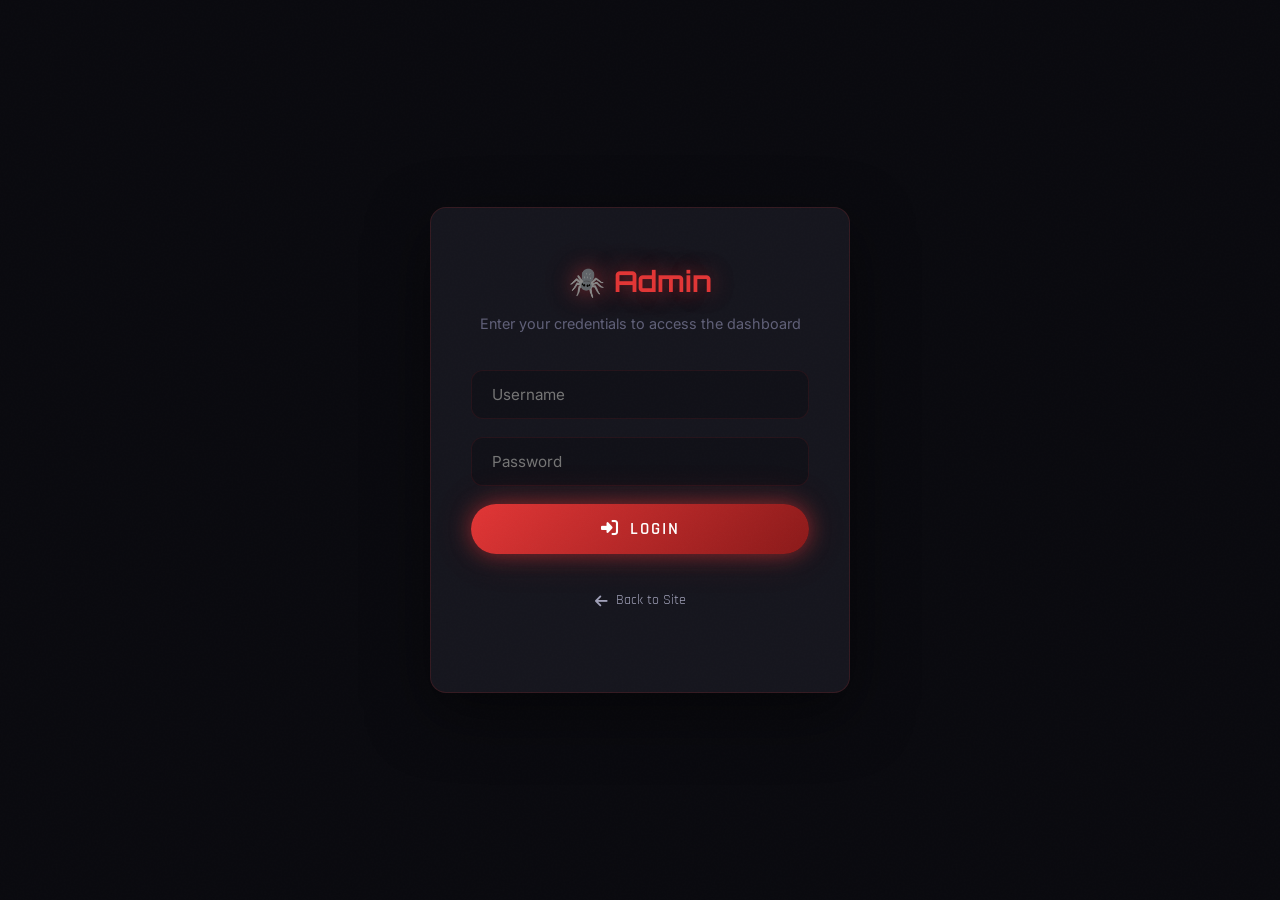
<file: admin.html>
<!DOCTYPE html>
<html lang="en">
<head>
  <meta charset="UTF-8">
  <meta name="viewport" content="width=device-width, initial-scale=1.0">
  <meta name="description" content="Admin Dashboard — Manage your Spider-Man themed portfolio.">
  <title>Admin Dashboard | Spider Portfolio</title>
  <link rel="stylesheet" href="style.css">
  <link rel="stylesheet" href="https://cdnjs.cloudflare.com/ajax/libs/font-awesome/6.5.1/css/all.min.css">
</head>
<body style="cursor: default;">

  <!-- Web Background -->
  <div class="web-background"></div>

  <!-- ============ LOGIN PAGE ============ -->
  <div class="admin-login-page" id="loginPage">
    <div class="admin-login-card">
      <h1>🕷️ Admin</h1>
      <p class="login-subtitle">Enter your credentials to access the dashboard</p>
      <form class="login-form" onsubmit="handleLogin(event)">
        <input type="text" id="loginUsername" placeholder="Username" autocomplete="username" required>
        <input type="password" id="loginPassword" placeholder="Password" autocomplete="current-password" required>
        <p class="login-error" id="loginError">Invalid credentials. Try again.</p>
        <button type="submit" class="btn btn-primary" style="width:100%; justify-content:center;">
          <i class="fas fa-sign-in-alt"></i> Login
        </button>
      </form>
      <br>
      <a href="index.html" class="back-to-site"><i class="fas fa-arrow-left"></i> Back to Site</a>
    </div>
  </div>

  <!-- ============ DASHBOARD ============ -->
  <div class="admin-dashboard" id="adminDashboard">

    <!-- Mobile Toggle -->
    <button class="admin-mobile-toggle" id="adminMobileToggle" onclick="toggleAdminSidebar()">
      <i class="fas fa-bars"></i>
    </button>

    <!-- Overlay -->
    <div class="admin-overlay" id="adminOverlay" onclick="toggleAdminSidebar()"></div>

    <!-- Sidebar -->
    <aside class="admin-sidebar" id="adminSidebar">
      <div class="admin-sidebar-logo">
        <h2>🕷️ SPIDER<span style="color:#1e90ff;">DEV</span></h2>
        <span>ADMIN PANEL</span>
      </div>
      <ul class="admin-nav">
        <li><a class="active" onclick="switchPanel('overview')"><span class="nav-icon">📊</span> Overview</a></li>
        <li><a onclick="switchPanel('hero')"><span class="nav-icon">🏠</span> Hero Section</a></li>
        <li><a onclick="switchPanel('about')"><span class="nav-icon">👤</span> About Section</a></li>
        <li><a onclick="switchPanel('projects')"><span class="nav-icon">📁</span> Projects</a></li>
        <li><a onclick="switchPanel('videosPanel')"><span class="nav-icon">🎬</span> Videos</a></li>
        <li><a onclick="switchPanel('contact')"><span class="nav-icon">📬</span> Contact Info</a></li>
        <li><a onclick="switchPanel('theme')"><span class="nav-icon">🎨</span> Theme Colors</a></li>
      </ul>
      <button class="logout-btn" onclick="handleLogout()">
        <i class="fas fa-sign-out-alt"></i> Logout
      </button>
    </aside>

    <!-- Main Content -->
    <div class="admin-main">
      <div class="admin-header">
        <h1 id="panelTitle">Dashboard Overview</h1>
        <div class="admin-user">
          <span id="adminGreeting">Welcome, Admin</span>
          <div class="avatar">A</div>
        </div>
      </div>

      <!-- ---- OVERVIEW PANEL ---- -->
      <div class="admin-panel active" id="panel-overview">
        <div class="stats-grid">
          <div class="stat-card">
            <div class="stat-icon">📁</div>
            <div class="stat-number" id="statProjects">0</div>
            <div class="stat-label">Projects</div>
          </div>
          <div class="stat-card">
            <div class="stat-icon">🎬</div>
            <div class="stat-number" id="statVideos">0</div>
            <div class="stat-label">Videos</div>
          </div>
          <div class="stat-card">
            <div class="stat-icon">💬</div>
            <div class="stat-number" id="statMessages">0</div>
            <div class="stat-label">Messages</div>
          </div>
          <div class="stat-card">
            <div class="stat-icon">👁️</div>
            <div class="stat-number" id="statVisits">1,247</div>
            <div class="stat-label">Site Visits</div>
          </div>
        </div>
        <div class="admin-panel active" style="border:none;padding:0;margin-top:10px;">
          <h2>Recent Messages</h2>
          <div class="admin-items-list" id="messagesList">
            <p style="color:var(--text-muted);">No messages yet.</p>
          </div>
        </div>
      </div>

      <!-- ---- HERO PANEL ---- -->
      <div class="admin-panel" id="panel-hero">
        <h2>Edit Hero Section</h2>
        <form class="admin-form" onsubmit="saveHero(event)">
          <div>
            <label>Main Title</label>
            <input type="text" id="adminHeroTitle" placeholder="I am Spider Dev">
          </div>
          <div>
            <label>Subtitle</label>
            <input type="text" id="adminHeroSubtitle" placeholder="Friendly Neighborhood Developer">
          </div>
          <div>
            <label>Tagline</label>
            <textarea id="adminHeroTagline" placeholder="A short description..."></textarea>
          </div>
          <button type="submit" class="btn-admin primary">
            <i class="fas fa-save"></i> Save Changes
          </button>
        </form>
      </div>

      <!-- ---- ABOUT PANEL ---- -->
      <div class="admin-panel" id="panel-about">
        <h2>Edit About Section</h2>
        <form class="admin-form" onsubmit="saveAbout(event)">
          <div>
            <label>Section Title</label>
            <input type="text" id="adminAboutTitle" placeholder="Who Am I?">
          </div>
          <div>
            <label>Bio Text</label>
            <textarea id="adminAboutBio" rows="5" placeholder="Write about yourself..."></textarea>
          </div>
          <button type="submit" class="btn-admin primary">
            <i class="fas fa-save"></i> Save Changes
          </button>
        </form>
      </div>

      <!-- ---- PROJECTS PANEL ---- -->
      <div class="admin-panel" id="panel-projects">
        <h2>Manage Projects</h2>
        <form class="admin-form" onsubmit="addProject(event)">
          <div>
            <label>Project Title</label>
            <input type="text" id="projectTitle" placeholder="Project Name" required>
          </div>
          <div>
            <label>Description</label>
            <textarea id="projectDesc" placeholder="Short description..." required></textarea>
          </div>
          <div>
            <label>Image URL</label>
            <input type="text" id="projectImage" placeholder="https://...">
          </div>
          <div>
            <label>Technologies (comma separated)</label>
            <input type="text" id="projectTech" placeholder="React, Node, MongoDB">
          </div>
          <div>
            <label>Live Demo URL</label>
            <input type="text" id="projectLive" placeholder="https://...">
          </div>
          <div>
            <label>Source Code URL</label>
            <input type="text" id="projectCode" placeholder="https://github.com/...">
          </div>
          <div style="display:flex;gap:10px;">
            <button type="submit" class="btn-admin primary">
              <i class="fas fa-plus"></i> Add Project
            </button>
            <button type="button" class="btn-admin secondary" onclick="clearProjectForm()">
              Clear
            </button>
          </div>
        </form>
        <div class="admin-items-list" id="adminProjectsList"></div>
      </div>

      <!-- ---- VIDEOS PANEL ---- -->
      <div class="admin-panel" id="panel-videosPanel">
        <h2>Manage Videos</h2>
        <form class="admin-form" onsubmit="addVideo(event)">
          <div>
            <label>Video Title</label>
            <input type="text" id="videoTitle" placeholder="Video Title" required>
          </div>
          <div>
            <label>YouTube Video ID or URL</label>
            <input type="text" id="videoUrl" placeholder="dQw4w9WgXcQ or full URL" required>
          </div>
          <div>
            <label>Description (optional)</label>
            <input type="text" id="videoDesc" placeholder="Short description">
          </div>
          <div style="display:flex;gap:10px;">
            <button type="submit" class="btn-admin primary">
              <i class="fas fa-plus"></i> Add Video
            </button>
            <button type="button" class="btn-admin secondary" onclick="clearVideoForm()">
              Clear
            </button>
          </div>
        </form>
        <div class="admin-items-list" id="adminVideosList"></div>
      </div>

      <!-- ---- CONTACT PANEL ---- -->
      <div class="admin-panel" id="panel-contact">
        <h2>Edit Contact Info</h2>
        <form class="admin-form" onsubmit="saveContact(event)">
          <div>
            <label>Contact Intro Text</label>
            <textarea id="adminContactText" placeholder="Have a project in mind?..."></textarea>
          </div>
          <div>
            <label>Email</label>
            <input type="email" id="adminEmail" placeholder="you@example.com">
          </div>
          <div>
            <label>Phone</label>
            <input type="text" id="adminPhone" placeholder="+1 234 567 890">
          </div>
          <div>
            <label>Location</label>
            <input type="text" id="adminLocation" placeholder="City, Country">
          </div>
          <hr style="border-color: rgba(226,54,54,0.1); margin: 10px 0;">
          <div>
            <label>GitHub URL</label>
            <input type="text" id="adminGithub" placeholder="https://github.com/...">
          </div>
          <div>
            <label>LinkedIn URL</label>
            <input type="text" id="adminLinkedin" placeholder="https://linkedin.com/in/...">
          </div>
          <div>
            <label>Twitter URL</label>
            <input type="text" id="adminTwitter" placeholder="https://twitter.com/...">
          </div>
          <div>
            <label>Instagram URL</label>
            <input type="text" id="adminInstagram" placeholder="https://instagram.com/...">
          </div>
          <div>
            <label>YouTube URL</label>
            <input type="text" id="adminYoutube" placeholder="https://youtube.com/...">
          </div>
          <button type="submit" class="btn-admin primary">
            <i class="fas fa-save"></i> Save Changes
          </button>
        </form>
      </div>

      <!-- ---- THEME PANEL ---- -->
      <div class="admin-panel" id="panel-theme">
        <h2>Theme Customization</h2>
        <form class="admin-form" onsubmit="saveTheme(event)">
          <div>
            <label>Primary Red</label>
            <div class="color-picker-group">
              <input type="color" id="themeRed" value="#e23636">
              <span id="themeRedHex">#e23636</span>
            </div>
          </div>
          <div>
            <label>Primary Blue</label>
            <div class="color-picker-group">
              <input type="color" id="themeBlue" value="#1e90ff">
              <span id="themeBlueHex">#1e90ff</span>
            </div>
          </div>
          <div>
            <label>Background Primary</label>
            <div class="color-picker-group">
              <input type="color" id="themeBgPrimary" value="#0a0a0f">
              <span id="themeBgPrimaryHex">#0a0a0f</span>
            </div>
          </div>
          <div>
            <label>Background Secondary</label>
            <div class="color-picker-group">
              <input type="color" id="themeBgSecondary" value="#111118">
              <span id="themeBgSecondaryHex">#111118</span>
            </div>
          </div>
          <div style="display:flex;gap:10px;">
            <button type="submit" class="btn-admin primary">
              <i class="fas fa-save"></i> Apply Theme
            </button>
            <button type="button" class="btn-admin danger" onclick="resetTheme()">
              <i class="fas fa-undo"></i> Reset
            </button>
          </div>
        </form>
      </div>

    </div>
  </div>

  <!-- Toast Notification -->
  <div class="admin-toast" id="adminToast"></div>

  <script src="admin.js"></script>
</body>
</html>
</file>
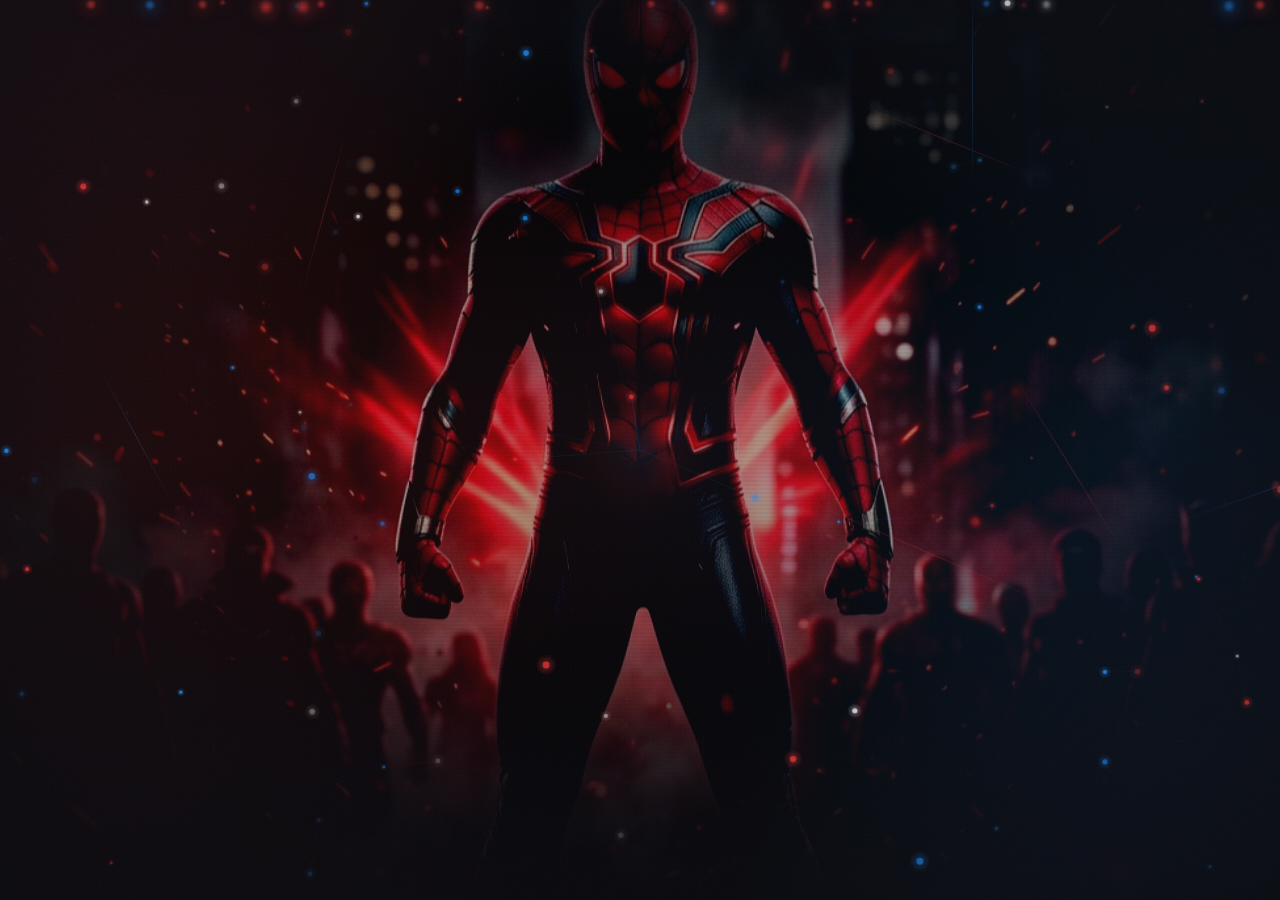
<file: bg.html>
<!DOCTYPE html>
<html lang="en">
<head>
  <meta charset="UTF-8">
  <meta name="viewport" content="width=device-width, initial-scale=1.0">
  <meta name="description" content="Cinematic Spider-Man themed full-screen background with 3D parallax effects and floating particles.">
  <title>Spider-Man | Cinematic Background</title>
  <link rel="stylesheet" href="bg.css">
</head>
<body>

  <!-- ===== FULL-SCREEN CINEMATIC BACKGROUND ===== -->
  <div class="spiderman-bg" id="spidermanBg">

    <!-- Layer 1: Base Background Image -->
    <div class="bg-layer bg-image" id="bgImage">
      <img src="spider-hero-bg.png" alt="Spider-Man" id="heroImg">
    </div>

    <!-- Layer 2: Cinematic Dark Gradient Overlay -->
    <div class="bg-layer bg-gradient-overlay"></div>

    <!-- Layer 3: Red & Blue Glow Edges -->
    <div class="bg-layer bg-glow-edges"></div>

    <!-- Layer 4: Animated Vignette -->
    <div class="bg-layer bg-vignette"></div>

    <!-- Layer 5: Web Pattern Overlay -->
    <div class="bg-layer bg-web-pattern" id="bgWebPattern"></div>

    <!-- Layer 6: Floating Particles -->
    <canvas class="bg-layer bg-particles" id="particlesCanvas"></canvas>

    <!-- Layer 7: Scanline Effect -->
    <div class="bg-layer bg-scanlines"></div>

    <!-- Layer 8: Noise Grain -->
    <div class="bg-layer bg-noise"></div>

  </div>

  <script src="bg.js"></script>
</body>
</html>
</file>
<file: style.css>
/* ================================================
   SPIDER-MAN PORTFOLIO — STYLE.CSS
   Dark Theme | Red + Blue Neon | Web Patterns
   ================================================ */

/* ---------- Google Fonts ---------- */
@import url('https://fonts.googleapis.com/css2?family=Orbitron:wght@400;700;900&family=Rajdhani:wght@300;400;500;600;700&family=Inter:wght@300;400;500;600;700&display=swap');

/* ---------- CSS Variables ---------- */
:root {
  --bg-primary: #0a0a0f;
  --bg-secondary: #111118;
  --bg-card: #16161e;
  --bg-card-hover: #1c1c28;

  --red-primary: #e23636;
  --red-glow: #ff4444;
  --red-dark: #8b1a1a;
  --blue-primary: #1e90ff;
  --blue-glow: #4da6ff;
  --blue-dark: #0a3d6e;

  --text-primary: #f0f0f5;
  --text-secondary: #a0a0b8;
  --text-muted: #606078;

  --web-color: rgba(255, 68, 68, 0.15);
  --glow-red: 0 0 20px rgba(226, 54, 54, 0.5), 0 0 40px rgba(226, 54, 54, 0.2);
  --glow-blue: 0 0 20px rgba(30, 144, 255, 0.5), 0 0 40px rgba(30, 144, 255, 0.2);
  --glow-red-strong: 0 0 30px rgba(226, 54, 54, 0.7), 0 0 60px rgba(226, 54, 54, 0.3);

  --border-radius: 12px;
  --transition-speed: 0.3s;

  --font-display: 'Orbitron', sans-serif;
  --font-heading: 'Rajdhani', sans-serif;
  --font-body: 'Inter', sans-serif;
}

/* ---------- Reset & Base ---------- */
*,
*::before,
*::after {
  margin: 0;
  padding: 0;
  box-sizing: border-box;
}

html {
  scroll-behavior: smooth;
  font-size: 16px;
}

body {
  font-family: var(--font-body);
  background: var(--bg-primary);
  color: var(--text-primary);
  overflow-x: hidden;
  cursor: none;
  line-height: 1.6;
}

/* ---------- Custom Cursor ---------- */
.custom-cursor {
  position: fixed;
  width: 18px;
  height: 18px;
  background: var(--red-primary);
  border-radius: 50%;
  pointer-events: none;
  z-index: 99999;
  transform: translate(-50%, -50%);
  box-shadow: var(--glow-red-strong);
  transition: width 0.15s, height 0.15s, background 0.15s;
  mix-blend-mode: screen;
}

.custom-cursor.clicking {
  width: 10px;
  height: 10px;
  background: #fff;
}

.cursor-trail {
  position: fixed;
  width: 6px;
  height: 6px;
  background: rgba(226, 54, 54, 0.6);
  border-radius: 50%;
  pointer-events: none;
  z-index: 99998;
  transform: translate(-50%, -50%);
  transition: opacity 0.5s;
}

/* ---------- Web Trail ---------- */
.web-line {
  position: fixed;
  height: 2px;
  background: linear-gradient(90deg, transparent, rgba(255, 68, 68, 0.4), transparent);
  pointer-events: none;
  z-index: 99997;
  transform-origin: left center;
  animation: webFade 0.8s forwards;
}

@keyframes webFade {
  0% { opacity: 1; }
  100% { opacity: 0; }
}

/* ---------- Web Shoot Animation ---------- */
.web-shoot {
  position: fixed;
  pointer-events: none;
  z-index: 99996;
}

.web-shoot-line {
  position: absolute;
  width: 0;
  height: 2px;
  background: linear-gradient(90deg, var(--red-glow), transparent);
  transform-origin: left center;
  animation: shootLine 0.5s ease-out forwards;
}

@keyframes shootLine {
  0% { width: 0; opacity: 1; }
  60% { width: 120px; opacity: 1; }
  100% { width: 150px; opacity: 0; }
}

.web-shoot-impact {
  position: fixed;
  width: 30px;
  height: 30px;
  border: 2px solid var(--red-glow);
  border-radius: 50%;
  pointer-events: none;
  z-index: 99996;
  transform: translate(-50%, -50%) scale(0);
  animation: impactRing 0.5s ease-out forwards;
}

@keyframes impactRing {
  0% { transform: translate(-50%, -50%) scale(0); opacity: 1; }
  100% { transform: translate(-50%, -50%) scale(3); opacity: 0; }
}

/* ===================================================
   CINEMATIC FULL-SCREEN BACKGROUND
   =================================================== */
.cinematic-bg {
  position: fixed;
  inset: 0;
  width: 100vw;
  height: 100vh;
  overflow: hidden;
  perspective: 1200px;
  transform-style: preserve-3d;
  z-index: 0;
}

/* All layers fill the viewport */
.cine-layer {
  position: absolute;
  inset: 0;
  width: 100%;
  height: 100%;
  pointer-events: none;
}

/* --- Layer 1: Base Image --- */
.cine-image {
  z-index: 1;
  display: flex;
  align-items: center;
  justify-content: center;
  transform-style: preserve-3d;
  will-change: transform;
}

.cine-image img {
  width: 110%;
  height: 110%;
  object-fit: cover;
  object-position: center 20%;
  filter: brightness(0.65) contrast(1.35) saturate(1.25);
  transition: transform 0.08s ease-out;
  transform-style: preserve-3d;
  will-change: transform, filter;
  animation: cineFloat 12s ease-in-out infinite;
}

@keyframes cineFloat {
  0%, 100% {
    transform: translateY(0) scale(1.05);
    filter: brightness(0.65) contrast(1.35) saturate(1.25);
  }
  25% {
    transform: translateY(-8px) scale(1.07) translateX(3px);
    filter: brightness(0.68) contrast(1.32) saturate(1.30);
  }
  50% {
    transform: translateY(-14px) scale(1.08);
    filter: brightness(0.70) contrast(1.30) saturate(1.35);
  }
  75% {
    transform: translateY(-6px) scale(1.06) translateX(-3px);
    filter: brightness(0.67) contrast(1.33) saturate(1.28);
  }
}

/* --- Layer 2: Cinematic Gradient Overlay --- */
.cine-gradient-overlay {
  z-index: 2;
  background:
    linear-gradient(180deg,
      rgba(10, 10, 15, 0.75) 0%,
      rgba(10, 10, 15, 0.10) 30%,
      transparent 50%,
      rgba(10, 10, 15, 0.20) 70%,
      rgba(10, 10, 15, 0.92) 100%
    ),
    radial-gradient(ellipse at 10% 50%,
      rgba(226, 54, 54, 0.12) 0%,
      transparent 60%
    ),
    radial-gradient(ellipse at 90% 50%,
      rgba(30, 144, 255, 0.10) 0%,
      transparent 60%
    ),
    radial-gradient(ellipse at 50% 40%,
      transparent 0%,
      transparent 35%,
      rgba(10, 10, 15, 0.70) 80%
    );
}

/* --- Layer 3: Red + Blue Glow Edges --- */
.cine-glow-edges {
  z-index: 3;
  background:
    radial-gradient(circle at 0% 0%,
      rgba(226, 54, 54, 0.20) 0%, transparent 35%),
    radial-gradient(circle at 100% 100%,
      rgba(30, 144, 255, 0.18) 0%, transparent 35%),
    radial-gradient(circle at 5% 95%,
      rgba(226, 54, 54, 0.08) 0%, transparent 30%),
    radial-gradient(circle at 95% 5%,
      rgba(30, 144, 255, 0.06) 0%, transparent 30%);
  animation: cineGlowPulse 6s ease-in-out infinite alternate;
}

@keyframes cineGlowPulse {
  0%   { opacity: 0.6; }
  50%  { opacity: 1; }
  100% { opacity: 0.7; }
}

/* --- Layer 4: Vignette --- */
.cine-vignette {
  z-index: 4;
  background: radial-gradient(
    ellipse at 50% 45%,
    transparent 0%,
    transparent 40%,
    rgba(10, 10, 15, 0.55) 70%,
    rgba(10, 10, 15, 0.90) 100%
  );
}

/* --- Layer 5: Web Pattern --- */
.cine-web-pattern {
  z-index: 5;
  opacity: 0.04;
  background-image:
    radial-gradient(circle at 50% 50%, transparent 0%, transparent 25%, var(--web-color) 25.5%, transparent 26%),
    radial-gradient(circle at 50% 50%, transparent 0%, transparent 45%, var(--web-color) 45.5%, transparent 46%),
    radial-gradient(circle at 50% 50%, transparent 0%, transparent 65%, var(--web-color) 65.5%, transparent 66%),
    radial-gradient(circle at 50% 50%, transparent 0%, transparent 85%, var(--web-color) 85.5%, transparent 86%);
  background-size: 400px 400px;
  animation: cineWebDrift 25s linear infinite;
}

.cine-web-pattern::after {
  content: '';
  position: absolute;
  inset: 0;
  background-image:
    linear-gradient(0deg, transparent 49.5%, var(--web-color) 50%, transparent 50.5%),
    linear-gradient(45deg, transparent 49.5%, var(--web-color) 50%, transparent 50.5%),
    linear-gradient(90deg, transparent 49.5%, var(--web-color) 50%, transparent 50.5%),
    linear-gradient(135deg, transparent 49.5%, var(--web-color) 50%, transparent 50.5%);
  background-size: 400px 400px;
  animation: cineWebDrift 25s linear infinite reverse;
}

@keyframes cineWebDrift {
  0%   { background-position: 0 0; }
  100% { background-position: 400px 400px; }
}

/* --- Layer 6: Particles Canvas --- */
.cine-particles {
  z-index: 6;
}

/* --- Layer 7: Scanlines --- */
.cine-scanlines {
  z-index: 7;
  background: repeating-linear-gradient(
    0deg,
    transparent,
    transparent 2px,
    rgba(0, 0, 0, 0.04) 2px,
    rgba(0, 0, 0, 0.04) 4px
  );
  animation: cineScanFlicker 0.1s infinite;
}

@keyframes cineScanFlicker {
  0%   { opacity: 0.5; }
  50%  { opacity: 0.6; }
  100% { opacity: 0.5; }
}

/* --- Layer 8: Film Grain --- */
.cine-noise {
  z-index: 8;
  opacity: 0.035;
  background-image: url("data:image/svg+xml,%3Csvg xmlns='http://www.w3.org/2000/svg' width='200' height='200'%3E%3Cfilter id='n'%3E%3CfeTurbulence type='fractalNoise' baseFrequency='0.85' numOctaves='4' stitchTiles='stitch'/%3E%3C/filter%3E%3Crect width='200' height='200' filter='url(%23n)' opacity='1'/%3E%3C/svg%3E");
  background-repeat: repeat;
  animation: cineNoiseShift 0.3s steps(3) infinite;
}

@keyframes cineNoiseShift {
  0%   { transform: translate(0, 0); }
  33%  { transform: translate(-5px, -5px); }
  66%  { transform: translate(3px, 2px); }
  100% { transform: translate(0, 0); }
}

/* --- Floating Glow Orbs --- */
.cine-glow-orb {
  position: absolute;
  border-radius: 50%;
  pointer-events: none;
  z-index: 5;
  filter: blur(1px);
  animation: cineOrbFloat linear infinite;
}

.cine-glow-orb.red {
  background: radial-gradient(circle, rgba(226, 54, 54, 0.7), rgba(226, 54, 54, 0.0));
  box-shadow: 0 0 15px rgba(226, 54, 54, 0.5), 0 0 30px rgba(226, 54, 54, 0.2);
}

.cine-glow-orb.blue {
  background: radial-gradient(circle, rgba(30, 144, 255, 0.6), rgba(30, 144, 255, 0.0));
  box-shadow: 0 0 15px rgba(30, 144, 255, 0.5), 0 0 30px rgba(30, 144, 255, 0.2);
}

.cine-glow-orb.white {
  background: radial-gradient(circle, rgba(255, 255, 255, 0.5), rgba(255, 255, 255, 0.0));
  box-shadow: 0 0 10px rgba(255, 255, 255, 0.3), 0 0 20px rgba(255, 255, 255, 0.1);
}

@keyframes cineOrbFloat {
  0% {
    transform: translateY(110vh) translateX(0) scale(0);
    opacity: 0;
  }
  10% {
    opacity: 1;
    transform: translateY(90vh) translateX(10px) scale(1);
  }
  50% {
    transform: translateY(40vh) translateX(-20px) scale(1.2);
  }
  90% {
    opacity: 0.6;
    transform: translateY(-5vh) translateX(15px) scale(0.8);
  }
  100% {
    transform: translateY(-15vh) translateX(0) scale(0);
    opacity: 0;
  }
}

/* --- Web String Connectors --- */
.cine-web-string {
  position: absolute;
  height: 1px;
  transform-origin: left center;
  pointer-events: none;
  z-index: 5;
  animation: cineWebStringFade 3s ease-in-out infinite alternate;
}

@keyframes cineWebStringFade {
  0%   { opacity: 0.15; }
  50%  { opacity: 0.35; }
  100% { opacity: 0.1; }
}

.navbar {
  position: fixed;
  top: 0;
  left: 0;
  width: 100%;
  z-index: 1000;
  padding: 15px 40px;
  display: flex;
  align-items: center;
  justify-content: space-between;
  background: rgba(10, 10, 15, 0.85);
  backdrop-filter: blur(20px);
  border-bottom: 1px solid rgba(226, 54, 54, 0.15);
  transition: all var(--transition-speed);
}

.navbar.scrolled {
  padding: 10px 40px;
  box-shadow: 0 4px 30px rgba(0, 0, 0, 0.5);
}

.nav-logo {
  font-family: var(--font-display);
  font-size: 1.5rem;
  font-weight: 900;
  color: var(--red-primary);
  text-decoration: none;
  letter-spacing: 2px;
  text-shadow: var(--glow-red);
  transition: text-shadow var(--transition-speed);
}

.nav-logo:hover {
  text-shadow: var(--glow-red-strong);
}

.nav-logo span {
  color: var(--blue-primary);
  text-shadow: var(--glow-blue);
}

.nav-links {
  display: flex;
  list-style: none;
  gap: 30px;
}

.nav-links a {
  text-decoration: none;
  color: var(--text-secondary);
  font-family: var(--font-heading);
  font-weight: 600;
  font-size: 1.05rem;
  letter-spacing: 1px;
  text-transform: uppercase;
  position: relative;
  padding: 5px 0;
  transition: color var(--transition-speed);
  cursor: none;
}

.nav-links a::after {
  content: '';
  position: absolute;
  bottom: 0;
  left: 0;
  width: 0;
  height: 2px;
  background: linear-gradient(90deg, var(--red-primary), var(--blue-primary));
  transition: width var(--transition-speed);
  box-shadow: var(--glow-red);
}

.nav-links a:hover {
  color: var(--text-primary);
}

.nav-links a:hover::after {
  width: 100%;
}

.nav-toggle {
  display: none;
  flex-direction: column;
  gap: 5px;
  cursor: pointer;
  z-index: 1001;
}

.nav-toggle span {
  width: 28px;
  height: 3px;
  background: var(--red-primary);
  border-radius: 3px;
  transition: all var(--transition-speed);
}

.nav-toggle.active span:nth-child(1) {
  transform: rotate(45deg) translate(5px, 5px);
}

.nav-toggle.active span:nth-child(2) {
  opacity: 0;
}

.nav-toggle.active span:nth-child(3) {
  transform: rotate(-45deg) translate(5px, -5px);
}

/* ---------- Sections Common ---------- */
section {
  position: relative;
  z-index: 2;
  padding: 100px 40px;
}

.section-title {
  font-family: var(--font-display);
  font-size: 2.5rem;
  text-align: center;
  margin-bottom: 60px;
  position: relative;
  color: var(--text-primary);
  letter-spacing: 3px;
}

.section-title span {
  color: var(--red-primary);
  text-shadow: var(--glow-red);
}

.section-title::after {
  content: '';
  display: block;
  width: 80px;
  height: 3px;
  background: linear-gradient(90deg, var(--red-primary), var(--blue-primary));
  margin: 15px auto 0;
  border-radius: 3px;
  box-shadow: var(--glow-red);
}

/* ---------- HERO SECTION ---------- */
.hero {
  min-height: 100vh;
  display: flex;
  align-items: center;
  justify-content: center;
  text-align: center;
  position: relative;
  overflow: hidden;
  padding-top: 80px;
}




.hero-content {
  position: relative;
  z-index: 3;
  max-width: 800px;
}

.hero-badge {
  display: inline-block;
  padding: 8px 20px;
  border: 1px solid var(--red-primary);
  border-radius: 50px;
  font-family: var(--font-heading);
  font-size: 0.9rem;
  color: var(--red-glow);
  letter-spacing: 3px;
  text-transform: uppercase;
  margin-bottom: 25px;
  animation: pulseBorder 2s infinite;
}

@keyframes pulseBorder {
  0%, 100% { border-color: var(--red-primary); box-shadow: 0 0 10px rgba(226, 54, 54, 0.2); }
  50% { border-color: var(--red-glow); box-shadow: 0 0 20px rgba(226, 54, 54, 0.4); }
}

.hero-title {
  font-family: var(--font-display);
  font-size: 4.5rem;
  font-weight: 900;
  line-height: 1.1;
  margin-bottom: 15px;
  background: linear-gradient(135deg, var(--text-primary), var(--red-primary), var(--blue-primary));
  background-size: 200% 200%;
  -webkit-background-clip: text;
  -webkit-text-fill-color: transparent;
  background-clip: text;
  animation: gradientShift 5s ease infinite;
}

@keyframes gradientShift {
  0%, 100% { background-position: 0% 50%; }
  50% { background-position: 100% 50%; }
}

.hero-subtitle {
  font-family: var(--font-heading);
  font-size: 1.8rem;
  color: var(--text-secondary);
  margin-bottom: 10px;
  letter-spacing: 2px;
}

.hero-tagline {
  font-family: var(--font-body);
  font-size: 1.05rem;
  color: var(--text-muted);
  margin-bottom: 40px;
  max-width: 600px;
  margin-left: auto;
  margin-right: auto;
}

.hero-buttons {
  display: flex;
  gap: 20px;
  justify-content: center;
  flex-wrap: wrap;
}

.btn {
  display: inline-flex;
  align-items: center;
  gap: 10px;
  padding: 14px 35px;
  border-radius: 50px;
  font-family: var(--font-heading);
  font-size: 1.05rem;
  font-weight: 600;
  text-decoration: none;
  text-transform: uppercase;
  letter-spacing: 2px;
  transition: all var(--transition-speed);
  cursor: none;
  border: none;
  position: relative;
  overflow: hidden;
}

.btn-primary {
  background: linear-gradient(135deg, var(--red-primary), var(--red-dark));
  color: #fff;
  box-shadow: var(--glow-red);
}

.btn-primary:hover {
  box-shadow: var(--glow-red-strong);
  transform: translateY(-3px);
}

.btn-secondary {
  background: transparent;
  color: var(--blue-primary);
  border: 2px solid var(--blue-primary);
}

.btn-secondary:hover {
  background: var(--blue-primary);
  color: #fff;
  box-shadow: var(--glow-blue);
  transform: translateY(-3px);
}

.btn::after {
  content: '';
  position: absolute;
  top: 50%;
  left: 50%;
  width: 0;
  height: 0;
  background: rgba(255, 255, 255, 0.15);
  border-radius: 50%;
  transform: translate(-50%, -50%);
  transition: width 0.5s, height 0.5s;
}

.btn:hover::after {
  width: 300px;
  height: 300px;
}

/* ---------- Scroll Indicator ---------- */
.scroll-indicator {
  position: absolute;
  bottom: 30px;
  left: 50%;
  transform: translateX(-50%);
  display: flex;
  flex-direction: column;
  align-items: center;
  gap: 10px;
  animation: bounce 2s infinite;
  z-index: 3;
}

.scroll-indicator span {
  font-family: var(--font-heading);
  font-size: 0.8rem;
  color: var(--text-muted);
  letter-spacing: 2px;
  text-transform: uppercase;
}

.scroll-mouse {
  width: 24px;
  height: 38px;
  border: 2px solid var(--red-primary);
  border-radius: 12px;
  position: relative;
}

.scroll-mouse::after {
  content: '';
  position: absolute;
  top: 8px;
  left: 50%;
  transform: translateX(-50%);
  width: 4px;
  height: 8px;
  background: var(--red-primary);
  border-radius: 3px;
  animation: scrollDown 1.5s infinite;
}

@keyframes scrollDown {
  0% { opacity: 1; top: 8px; }
  100% { opacity: 0; top: 22px; }
}

@keyframes bounce {
  0%, 100% { transform: translateX(-50%) translateY(0); }
  50% { transform: translateX(-50%) translateY(10px); }
}

/* ---------- ABOUT SECTION ---------- */
.about {
  background: var(--bg-secondary);
}

.about-container {
  max-width: 1100px;
  margin: 0 auto;
  display: grid;
  grid-template-columns: 1fr 1fr;
  gap: 60px;
  align-items: center;
}

.about-image {
  position: relative;
}

.about-image-frame {
  width: 100%;
  max-width: 380px;
  aspect-ratio: 1;
  border-radius: var(--border-radius);
  overflow: hidden;
  border: 2px solid var(--red-primary);
  box-shadow: var(--glow-red);
  position: relative;
  margin: 0 auto;
}

.about-image-frame img {
  width: 100%;
  height: 100%;
  object-fit: cover;
}

.about-image-frame .about-placeholder {
  width: 100%;
  height: 100%;
  background: linear-gradient(135deg, var(--bg-card), var(--red-dark));
  display: flex;
  align-items: center;
  justify-content: center;
  font-size: 6rem;
}

.about-image-frame::before {
  content: '';
  position: absolute;
  top: -3px;
  left: -3px;
  right: -3px;
  bottom: -3px;
  background: linear-gradient(135deg, var(--red-primary), var(--blue-primary), var(--red-primary));
  border-radius: calc(var(--border-radius) + 2px);
  z-index: -1;
  animation: borderRotate 4s linear infinite;
  background-size: 300% 300%;
}

@keyframes borderRotate {
  0% { background-position: 0% 50%; }
  50% { background-position: 100% 50%; }
  100% { background-position: 0% 50%; }
}

.about-text h3 {
  font-family: var(--font-display);
  font-size: 1.8rem;
  margin-bottom: 15px;
  color: var(--red-primary);
  text-shadow: 0 0 10px rgba(226, 54, 54, 0.3);
}

.about-text p {
  color: var(--text-secondary);
  margin-bottom: 25px;
  line-height: 1.8;
}

.about-text .about-bio {
  font-size: 1.05rem;
}

/* ---------- Skills ---------- */
.skills-grid {
  display: flex;
  flex-direction: column;
  gap: 18px;
}

.skill-item {
  width: 100%;
}

.skill-header {
  display: flex;
  justify-content: space-between;
  margin-bottom: 8px;
}

.skill-header span:first-child {
  font-family: var(--font-heading);
  font-weight: 600;
  font-size: 0.95rem;
  color: var(--text-primary);
}

.skill-header span:last-child {
  font-family: var(--font-heading);
  font-weight: 600;
  color: var(--red-primary);
}

.skill-bar {
  width: 100%;
  height: 8px;
  background: rgba(255, 255, 255, 0.05);
  border-radius: 10px;
  overflow: hidden;
  position: relative;
}

.skill-fill {
  height: 100%;
  border-radius: 10px;
  background: linear-gradient(90deg, var(--red-primary), var(--blue-primary));
  width: 0;
  transition: width 1.5s ease-out;
  box-shadow: 0 0 10px rgba(226, 54, 54, 0.4);
  position: relative;
}

.skill-fill::after {
  content: '';
  position: absolute;
  top: 0;
  right: 0;
  width: 20px;
  height: 100%;
  background: rgba(255, 255, 255, 0.3);
  filter: blur(3px);
  animation: skillShine 2s infinite;
}

@keyframes skillShine {
  0%, 100% { opacity: 0; }
  50% { opacity: 1; }
}

/* ---------- PROJECTS SECTION ---------- */
.projects {
  background: var(--bg-primary);
}

.projects-grid {
  display: grid;
  grid-template-columns: repeat(auto-fill, minmax(340px, 1fr));
  gap: 30px;
  max-width: 1200px;
  margin: 0 auto;
  perspective: 1000px;
}

.project-card {
  background: var(--bg-card);
  border-radius: var(--border-radius);
  overflow: hidden;
  border: 1px solid rgba(226, 54, 54, 0.1);
  transition: all 0.4s ease;
  transform-style: preserve-3d;
  position: relative;
  cursor: none;
}

.project-card::before {
  content: '';
  position: absolute;
  top: 0;
  left: 0;
  right: 0;
  bottom: 0;
  background: linear-gradient(135deg, rgba(226, 54, 54, 0.05), rgba(30, 144, 255, 0.05));
  opacity: 0;
  transition: opacity 0.4s;
  z-index: 1;
  pointer-events: none;
}

.project-card:hover::before {
  opacity: 1;
}

.project-card:hover {
  border-color: rgba(226, 54, 54, 0.3);
  box-shadow: 0 20px 60px rgba(0, 0, 0, 0.5), var(--glow-red);
}

.project-image {
  width: 100%;
  height: 220px;
  overflow: hidden;
  position: relative;
}

.project-image img {
  width: 100%;
  height: 100%;
  object-fit: cover;
  transition: transform 0.5s;
}

.project-card:hover .project-image img {
  transform: scale(1.08);
}

.project-image .project-placeholder {
  width: 100%;
  height: 100%;
  background: linear-gradient(135deg, var(--bg-secondary), var(--red-dark));
  display: flex;
  align-items: center;
  justify-content: center;
  font-size: 3rem;
}

.project-overlay {
  position: absolute;
  bottom: 0;
  left: 0;
  right: 0;
  padding: 15px;
  background: linear-gradient(transparent, rgba(0, 0, 0, 0.9));
}

.project-tech {
  display: flex;
  gap: 6px;
  flex-wrap: wrap;
}

.project-tech span {
  padding: 3px 10px;
  background: rgba(226, 54, 54, 0.2);
  border: 1px solid rgba(226, 54, 54, 0.3);
  border-radius: 20px;
  font-size: 0.7rem;
  color: var(--red-glow);
  font-family: var(--font-heading);
  letter-spacing: 1px;
}

.project-info {
  padding: 25px;
  position: relative;
  z-index: 2;
}

.project-info h3 {
  font-family: var(--font-heading);
  font-size: 1.4rem;
  font-weight: 700;
  margin-bottom: 10px;
  color: var(--text-primary);
}

.project-info p {
  color: var(--text-secondary);
  font-size: 0.9rem;
  margin-bottom: 20px;
  line-height: 1.6;
}

.project-links {
  display: flex;
  gap: 12px;
}

.project-link {
  display: inline-flex;
  align-items: center;
  gap: 6px;
  padding: 8px 18px;
  border-radius: 25px;
  font-family: var(--font-heading);
  font-size: 0.85rem;
  font-weight: 600;
  text-decoration: none;
  text-transform: uppercase;
  letter-spacing: 1px;
  transition: all var(--transition-speed);
  cursor: none;
}

.project-link.live {
  background: var(--red-primary);
  color: #fff;
}

.project-link.live:hover {
  box-shadow: var(--glow-red);
  transform: translateY(-2px);
}

.project-link.code {
  border: 1px solid var(--blue-primary);
  color: var(--blue-primary);
}

.project-link.code:hover {
  background: var(--blue-primary);
  color: #fff;
  box-shadow: var(--glow-blue);
  transform: translateY(-2px);
}

/* ---------- VIDEOS SECTION ---------- */
.videos {
  background: var(--bg-secondary);
}

.videos-grid {
  display: grid;
  grid-template-columns: repeat(auto-fill, minmax(350px, 1fr));
  gap: 30px;
  max-width: 1200px;
  margin: 0 auto;
}

.video-card {
  background: var(--bg-card);
  border-radius: var(--border-radius);
  overflow: hidden;
  border: 1px solid rgba(30, 144, 255, 0.1);
  transition: all 0.4s;
  cursor: none;
}

.video-card:hover {
  border-color: rgba(30, 144, 255, 0.3);
  box-shadow: 0 10px 40px rgba(0, 0, 0, 0.4), var(--glow-blue);
  transform: translateY(-5px);
}

.video-wrapper {
  position: relative;
  width: 100%;
  padding-top: 56.25%;
  overflow: hidden;
}

.video-wrapper iframe {
  position: absolute;
  top: 0;
  left: 0;
  width: 100%;
  height: 100%;
  border: none;
}

.video-info {
  padding: 20px;
}

.video-info h3 {
  font-family: var(--font-heading);
  font-size: 1.15rem;
  font-weight: 600;
  color: var(--text-primary);
  margin-bottom: 5px;
}

.video-info p {
  color: var(--text-muted);
  font-size: 0.85rem;
}

/* ---------- Video Lazy Load Play Button ---------- */
.video-lazy {
  position: relative;
  cursor: pointer;
}

.video-play-btn {
  position: absolute;
  top: 50%;
  left: 50%;
  transform: translate(-50%, -50%);
  width: 68px;
  height: 68px;
  background: rgba(226, 54, 54, 0.9);
  border-radius: 50%;
  display: flex;
  align-items: center;
  justify-content: center;
  font-size: 1.5rem;
  color: #fff;
  box-shadow: 0 0 30px rgba(226, 54, 54, 0.5), 0 0 60px rgba(226, 54, 54, 0.2);
  transition: all 0.3s ease;
  z-index: 2;
}

.video-play-btn i {
  margin-left: 4px; /* center play icon visually */
}

.video-lazy:hover .video-play-btn {
  transform: translate(-50%, -50%) scale(1.15);
  box-shadow: 0 0 40px rgba(226, 54, 54, 0.7), 0 0 80px rgba(226, 54, 54, 0.3);
}

.video-lazy img {
  transition: filter 0.3s ease;
  filter: brightness(0.7);
}

.video-lazy:hover img {
  filter: brightness(0.5);
}

/* ---------- CONTACT SECTION ---------- */
.contact {
  background: var(--bg-primary);
}

.contact-container {
  max-width: 900px;
  margin: 0 auto;
  display: grid;
  grid-template-columns: 1fr 1fr;
  gap: 50px;
}

.contact-info h3 {
  font-family: var(--font-display);
  font-size: 1.5rem;
  color: var(--red-primary);
  margin-bottom: 20px;
}

.contact-info p {
  color: var(--text-secondary);
  margin-bottom: 30px;
  line-height: 1.8;
}

.contact-details {
  display: flex;
  flex-direction: column;
  gap: 18px;
  margin-bottom: 35px;
}

.contact-detail {
  display: flex;
  align-items: center;
  gap: 15px;
  color: var(--text-secondary);
}

.contact-detail .icon {
  width: 42px;
  height: 42px;
  background: rgba(226, 54, 54, 0.1);
  border: 1px solid rgba(226, 54, 54, 0.2);
  border-radius: 10px;
  display: flex;
  align-items: center;
  justify-content: center;
  font-size: 1.1rem;
  color: var(--red-primary);
  flex-shrink: 0;
}

.social-links {
  display: flex;
  gap: 15px;
}

.social-link {
  width: 45px;
  height: 45px;
  border-radius: 12px;
  background: var(--bg-card);
  border: 1px solid rgba(226, 54, 54, 0.15);
  display: flex;
  align-items: center;
  justify-content: center;
  color: var(--text-secondary);
  text-decoration: none;
  font-size: 1.2rem;
  transition: all var(--transition-speed);
  cursor: none;
}

.social-link:hover {
  background: var(--red-primary);
  color: #fff;
  border-color: var(--red-primary);
  box-shadow: var(--glow-red);
  transform: translateY(-3px);
}

.contact-form {
  display: flex;
  flex-direction: column;
  gap: 18px;
}

.form-group {
  position: relative;
}

.form-group input,
.form-group textarea {
  width: 100%;
  padding: 15px 20px;
  background: var(--bg-card);
  border: 1px solid rgba(226, 54, 54, 0.1);
  border-radius: var(--border-radius);
  color: var(--text-primary);
  font-family: var(--font-body);
  font-size: 0.95rem;
  transition: all var(--transition-speed);
  cursor: none;
  outline: none;
}

.form-group textarea {
  min-height: 140px;
  resize: vertical;
}

.form-group input:focus,
.form-group textarea:focus {
  border-color: var(--red-primary);
  box-shadow: 0 0 15px rgba(226, 54, 54, 0.15);
}

.form-group input::placeholder,
.form-group textarea::placeholder {
  color: var(--text-muted);
}

.contact-form .btn {
  align-self: flex-start;
}

/* ---------- FOOTER ---------- */
.footer {
  background: var(--bg-secondary);
  padding: 30px 40px;
  text-align: center;
  border-top: 1px solid rgba(226, 54, 54, 0.1);
  position: relative;
  z-index: 2;
}

.footer p {
  color: var(--text-muted);
  font-size: 0.9rem;
  font-family: var(--font-heading);
}

.footer span {
  color: var(--red-primary);
}

/* ---------- Admin Floating Button ---------- */
.admin-float-btn {
  position: fixed;
  bottom: 25px;
  right: 25px;
  width: 50px;
  height: 50px;
  background: var(--bg-card);
  border: 1px solid rgba(226, 54, 54, 0.2);
  border-radius: 50%;
  display: flex;
  align-items: center;
  justify-content: center;
  font-size: 1.3rem;
  color: var(--text-muted);
  cursor: pointer;
  z-index: 999;
  transition: all var(--transition-speed);
  text-decoration: none;
}

.admin-float-btn:hover {
  background: var(--red-primary);
  color: #fff;
  box-shadow: var(--glow-red);
  border-color: var(--red-primary);
  transform: scale(1.1);
}

/* ---------- Reveal Animations ---------- */
.reveal {
  opacity: 0;
  transform: translateY(40px);
  transition: opacity 0.8s ease, transform 0.8s ease;
}

.reveal.visible {
  opacity: 1;
  transform: translateY(0);
}

/* ---------- Loading Screen ---------- */
.loading-screen {
  position: fixed;
  top: 0;
  left: 0;
  width: 100%;
  height: 100%;
  background: var(--bg-primary);
  display: flex;
  flex-direction: column;
  align-items: center;
  justify-content: center;
  z-index: 100000;
  transition: opacity 0.5s, visibility 0.5s;
}

.loading-screen.hidden {
  opacity: 0;
  visibility: hidden;
}

.loading-spider {
  width: 60px;
  height: 60px;
  position: relative;
  margin-bottom: 25px;
}

.loading-spider::before {
  content: '🕷️';
  font-size: 3rem;
  position: absolute;
  top: 50%;
  left: 50%;
  transform: translate(-50%, -50%);
  animation: spiderDrop 1.5s ease-in-out infinite;
}

@keyframes spiderDrop {
  0%, 100% { transform: translate(-50%, -50%) translateY(0); }
  50% { transform: translate(-50%, -50%) translateY(15px); }
}

.loading-spider::after {
  content: '';
  position: absolute;
  top: -60px;
  left: 50%;
  width: 2px;
  height: 60px;
  background: linear-gradient(transparent, var(--red-primary));
  transform: translateX(-50%);
}

.loading-text {
  font-family: var(--font-display);
  font-size: 1.2rem;
  color: var(--red-primary);
  letter-spacing: 5px;
  text-transform: uppercase;
  animation: loadPulse 1.5s ease-in-out infinite;
}

@keyframes loadPulse {
  0%, 100% { opacity: 0.5; }
  50% { opacity: 1; }
}

/* ================================================
   ADMIN DASHBOARD STYLES
   ================================================ */

/* ---------- Admin Login ---------- */
.admin-login-page {
  min-height: 100vh;
  display: flex;
  align-items: center;
  justify-content: center;
  background: var(--bg-primary);
  position: relative;
}

.admin-login-card {
  background: var(--bg-card);
  border: 1px solid rgba(226, 54, 54, 0.15);
  border-radius: 16px;
  padding: 50px 40px;
  width: 100%;
  max-width: 420px;
  text-align: center;
  box-shadow: 0 20px 60px rgba(0, 0, 0, 0.5);
  position: relative;
  z-index: 2;
}

.admin-login-card h1 {
  font-family: var(--font-display);
  font-size: 1.8rem;
  color: var(--red-primary);
  margin-bottom: 8px;
  text-shadow: var(--glow-red);
}

.admin-login-card .login-subtitle {
  color: var(--text-muted);
  margin-bottom: 35px;
  font-size: 0.9rem;
}

.login-form {
  display: flex;
  flex-direction: column;
  gap: 18px;
}

.login-form input {
  width: 100%;
  padding: 14px 20px;
  background: var(--bg-secondary);
  border: 1px solid rgba(226, 54, 54, 0.1);
  border-radius: var(--border-radius);
  color: var(--text-primary);
  font-family: var(--font-body);
  font-size: 0.95rem;
  outline: none;
  transition: border-color var(--transition-speed);
}

.login-form input:focus {
  border-color: var(--red-primary);
}

.login-error {
  color: var(--red-glow);
  font-size: 0.85rem;
  display: none;
}

.login-error.show {
  display: block;
}

/* ---------- Admin Dashboard ---------- */
.admin-dashboard {
  display: none;
  min-height: 100vh;
  background: var(--bg-primary);
}

.admin-dashboard.active {
  display: block;
}

.admin-sidebar {
  position: fixed;
  top: 0;
  left: 0;
  width: 260px;
  height: 100%;
  background: var(--bg-secondary);
  border-right: 1px solid rgba(226, 54, 54, 0.1);
  padding: 25px 0;
  z-index: 100;
  overflow-y: auto;
}

.admin-sidebar-logo {
  text-align: center;
  padding: 0 20px 25px;
  border-bottom: 1px solid rgba(226, 54, 54, 0.1);
  margin-bottom: 20px;
}

.admin-sidebar-logo h2 {
  font-family: var(--font-display);
  font-size: 1.2rem;
  color: var(--red-primary);
  text-shadow: var(--glow-red);
}

.admin-sidebar-logo span {
  font-size: 0.75rem;
  color: var(--text-muted);
  font-family: var(--font-heading);
  letter-spacing: 2px;
}

.admin-nav {
  list-style: none;
  padding: 0 15px;
}

.admin-nav li {
  margin-bottom: 5px;
}

.admin-nav a {
  display: flex;
  align-items: center;
  gap: 12px;
  padding: 12px 18px;
  color: var(--text-secondary);
  text-decoration: none;
  font-family: var(--font-heading);
  font-size: 1rem;
  font-weight: 500;
  border-radius: 10px;
  transition: all var(--transition-speed);
  cursor: pointer;
}

.admin-nav a:hover,
.admin-nav a.active {
  background: rgba(226, 54, 54, 0.1);
  color: var(--red-primary);
}

.admin-nav a .nav-icon {
  font-size: 1.2rem;
  width: 24px;
  display: flex;
  justify-content: center;
}

.admin-main {
  margin-left: 260px;
  padding: 30px;
  min-height: 100vh;
}

.admin-header {
  display: flex;
  align-items: center;
  justify-content: space-between;
  margin-bottom: 30px;
  padding-bottom: 20px;
  border-bottom: 1px solid rgba(226, 54, 54, 0.1);
}

.admin-header h1 {
  font-family: var(--font-display);
  font-size: 1.6rem;
  color: var(--text-primary);
}

.admin-header .admin-user {
  display: flex;
  align-items: center;
  gap: 12px;
  color: var(--text-secondary);
  font-family: var(--font-heading);
}

.admin-header .admin-user .avatar {
  width: 38px;
  height: 38px;
  border-radius: 50%;
  background: linear-gradient(135deg, var(--red-primary), var(--blue-primary));
  display: flex;
  align-items: center;
  justify-content: center;
  color: #fff;
  font-weight: 700;
}

/* ---------- Stats Cards ---------- */
.stats-grid {
  display: grid;
  grid-template-columns: repeat(auto-fit, minmax(220px, 1fr));
  gap: 20px;
  margin-bottom: 30px;
}

.stat-card {
  background: var(--bg-card);
  border: 1px solid rgba(226, 54, 54, 0.1);
  border-radius: var(--border-radius);
  padding: 25px;
  transition: all var(--transition-speed);
}

.stat-card:hover {
  border-color: rgba(226, 54, 54, 0.3);
  box-shadow: var(--glow-red);
}

.stat-card .stat-icon {
  font-size: 2rem;
  margin-bottom: 12px;
}

.stat-card .stat-number {
  font-family: var(--font-display);
  font-size: 2rem;
  color: var(--text-primary);
}

.stat-card .stat-label {
  font-family: var(--font-heading);
  color: var(--text-muted);
  font-size: 0.9rem;
  letter-spacing: 1px;
}

/* ---------- Admin Panels ---------- */
.admin-panel {
  display: none;
  background: var(--bg-card);
  border: 1px solid rgba(226, 54, 54, 0.1);
  border-radius: var(--border-radius);
  padding: 30px;
  margin-bottom: 20px;
}

.admin-panel.active {
  display: block;
}

.admin-panel h2 {
  font-family: var(--font-display);
  font-size: 1.3rem;
  color: var(--text-primary);
  margin-bottom: 25px;
  padding-bottom: 15px;
  border-bottom: 1px solid rgba(226, 54, 54, 0.1);
}

.admin-form {
  display: flex;
  flex-direction: column;
  gap: 18px;
  max-width: 600px;
}

.admin-form label {
  font-family: var(--font-heading);
  font-weight: 600;
  color: var(--text-secondary);
  margin-bottom: 5px;
  display: block;
  font-size: 0.9rem;
  letter-spacing: 1px;
}

.admin-form input,
.admin-form textarea,
.admin-form select {
  width: 100%;
  padding: 12px 18px;
  background: var(--bg-secondary);
  border: 1px solid rgba(226, 54, 54, 0.1);
  border-radius: 10px;
  color: var(--text-primary);
  font-family: var(--font-body);
  font-size: 0.95rem;
  outline: none;
  transition: border-color var(--transition-speed);
}

.admin-form input:focus,
.admin-form textarea:focus {
  border-color: var(--red-primary);
}

.admin-form textarea {
  min-height: 100px;
  resize: vertical;
}

.btn-admin {
  display: inline-flex;
  align-items: center;
  gap: 8px;
  padding: 12px 28px;
  border: none;
  border-radius: 10px;
  font-family: var(--font-heading);
  font-size: 0.95rem;
  font-weight: 600;
  letter-spacing: 1px;
  cursor: pointer;
  transition: all var(--transition-speed);
}

.btn-admin.primary {
  background: var(--red-primary);
  color: #fff;
}

.btn-admin.primary:hover {
  box-shadow: var(--glow-red);
  transform: translateY(-2px);
}

.btn-admin.secondary {
  background: transparent;
  border: 1px solid var(--blue-primary);
  color: var(--blue-primary);
}

.btn-admin.secondary:hover {
  background: var(--blue-primary);
  color: #fff;
}

.btn-admin.danger {
  background: transparent;
  border: 1px solid #ff4444;
  color: #ff4444;
}

.btn-admin.danger:hover {
  background: #ff4444;
  color: #fff;
}

.btn-admin.small {
  padding: 8px 16px;
  font-size: 0.8rem;
}

/* ---------- Admin Items List ---------- */
.admin-items-list {
  display: flex;
  flex-direction: column;
  gap: 12px;
  margin-top: 20px;
}

.admin-item {
  display: flex;
  align-items: center;
  justify-content: space-between;
  padding: 15px 20px;
  background: var(--bg-secondary);
  border: 1px solid rgba(226, 54, 54, 0.05);
  border-radius: 10px;
  transition: all var(--transition-speed);
}

.admin-item:hover {
  border-color: rgba(226, 54, 54, 0.2);
}

.admin-item-info {
  display: flex;
  align-items: center;
  gap: 15px;
}

.admin-item-info .item-thumb {
  width: 50px;
  height: 50px;
  border-radius: 8px;
  overflow: hidden;
  background: var(--bg-card);
  display: flex;
  align-items: center;
  justify-content: center;
  flex-shrink: 0;
}

.admin-item-info .item-thumb img {
  width: 100%;
  height: 100%;
  object-fit: cover;
}

.admin-item-info h4 {
  font-family: var(--font-heading);
  font-size: 1rem;
  color: var(--text-primary);
}

.admin-item-info p {
  font-size: 0.8rem;
  color: var(--text-muted);
}

.admin-item-actions {
  display: flex;
  gap: 8px;
}

/* ---------- Color Picker ---------- */
.color-picker-group {
  display: flex;
  align-items: center;
  gap: 15px;
}

.color-picker-group input[type="color"] {
  width: 50px;
  height: 40px;
  border: none;
  border-radius: 8px;
  cursor: pointer;
  background: none;
  padding: 0;
}

/* ---------- Admin Toast / Notification ---------- */
.admin-toast {
  position: fixed;
  bottom: 30px;
  right: 30px;
  padding: 15px 25px;
  background: var(--bg-card);
  border: 1px solid var(--red-primary);
  border-radius: 10px;
  color: var(--text-primary);
  font-family: var(--font-heading);
  box-shadow: var(--glow-red), 0 10px 30px rgba(0, 0, 0, 0.5);
  z-index: 10000;
  transform: translateY(100px);
  opacity: 0;
  transition: all 0.4s ease;
}

.admin-toast.show {
  transform: translateY(0);
  opacity: 1;
}

.admin-toast.success {
  border-color: #00c853;
  box-shadow: 0 0 20px rgba(0, 200, 83, 0.3);
}

/* ---------- Back button ---------- */
.back-to-site {
  display: inline-flex;
  align-items: center;
  gap: 8px;
  padding: 10px 20px;
  color: var(--text-secondary);
  text-decoration: none;
  font-family: var(--font-heading);
  font-size: 0.9rem;
  border-radius: 8px;
  transition: all var(--transition-speed);
  margin-bottom: 20px;
}

.back-to-site:hover {
  color: var(--red-primary);
}

/* ---------- Logout Button ---------- */
.logout-btn {
  width: calc(100% - 30px);
  margin: 20px 15px;
  padding: 12px;
  background: transparent;
  border: 1px solid rgba(226, 54, 54, 0.2);
  border-radius: 10px;
  color: var(--text-muted);
  font-family: var(--font-heading);
  font-size: 0.9rem;
  cursor: pointer;
  transition: all var(--transition-speed);
}

.logout-btn:hover {
  background: rgba(226, 54, 54, 0.1);
  color: var(--red-primary);
  border-color: var(--red-primary);
}

/* ================================================
   RESPONSIVE
   ================================================ */

@media (max-width: 1024px) {
  .about-container {
    grid-template-columns: 1fr;
    text-align: center;
  }
  
  .about-text {
    order: 2;
  }
  
  .about-image {
    order: 1;
  }
}

@media (max-width: 768px) {
  section {
    padding: 70px 20px;
  }

  .navbar {
    padding: 12px 20px;
  }

  .nav-links {
    display: none;
    position: fixed;
    top: 0;
    left: 0;
    width: 100%;
    height: 100vh;
    background: rgba(10, 10, 15, 0.97);
    flex-direction: column;
    align-items: center;
    justify-content: center;
    gap: 30px;
    z-index: 1000;
  }

  .nav-links.open {
    display: flex;
  }

  .nav-links a {
    font-size: 1.5rem;
  }

  .nav-toggle {
    display: flex;
  }

  .hero-title {
    font-size: 2.5rem;
  }

  .hero-subtitle {
    font-size: 1.3rem;
  }

  .section-title {
    font-size: 1.8rem;
  }

  .contact-container {
    grid-template-columns: 1fr;
  }

  .projects-grid {
    grid-template-columns: 1fr;
  }

  .videos-grid {
    grid-template-columns: 1fr;
  }

  /* Cinematic BG responsive */
  .cine-image img {
    object-position: center center;
    width: 130%;
    height: 130%;
  }

  .cine-web-pattern {
    opacity: 0.025;
    background-size: 250px 250px;
  }

  .cine-web-pattern::after {
    background-size: 250px 250px;
  }

  .cine-scanlines {
    display: none; /* Remove scanlines on mobile for performance */
  }

  .cine-noise {
    display: none; /* Remove film grain on mobile — very expensive */
  }

  .cine-web-pattern::after {
    display: none; /* Remove second web pattern layer on mobile */
  }

  .cine-glow-edges {
    animation: none; /* Disable glow pulse animation on mobile */
    opacity: 0.7;
  }

  /* Disable custom cursor on mobile */
  body {
    cursor: auto !important;
  }

  .custom-cursor,
  .cursor-trail,
  .web-line,
  .web-shoot,
  .web-shoot-impact {
    display: none !important;
  }

  /* Reduce backdrop-filter on mobile — very GPU expensive */
  .navbar {
    backdrop-filter: blur(10px);
  }

  /* Disable body noise overlay on mobile */
  body::after {
    display: none;
  }

  /* Simplify image animation on mobile */
  .cine-image img {
    animation: none !important; /* Disable float animation */
    transform: scale(1.05); /* Static scale */
  }

  /* Admin responsive */
  .admin-sidebar {
    transform: translateX(-100%);
    transition: transform var(--transition-speed);
    z-index: 1001;
  }

  .admin-sidebar.open {
    transform: translateX(0);
  }

  .admin-main {
    margin-left: 0;
    padding: 20px;
  }

  .admin-mobile-toggle {
    display: block !important;
  }
}

@media (max-width: 480px) {
  .hero-title {
    font-size: 2rem;
  }

  .hero-buttons {
    flex-direction: column;
    align-items: center;
  }

  .btn {
    width: 100%;
    justify-content: center;
  }

  .about-image-frame {
    max-width: 260px;
  }
}

/* ---------- Admin Mobile Toggle ---------- */
.admin-mobile-toggle {
  display: none;
  position: fixed;
  top: 15px;
  left: 15px;
  width: 42px;
  height: 42px;
  background: var(--bg-card);
  border: 1px solid rgba(226, 54, 54, 0.2);
  border-radius: 10px;
  color: var(--red-primary);
  font-size: 1.3rem;
  z-index: 1002;
  cursor: pointer;
  display: none;
  align-items: center;
  justify-content: center;
}

/* ---------- Overlay ---------- */
.admin-overlay {
  display: none;
  position: fixed;
  top: 0;
  left: 0;
  width: 100%;
  height: 100%;
  background: rgba(0, 0, 0, 0.6);
  z-index: 1000;
}

.admin-overlay.show {
  display: block;
}

/* ---------- Smooth appear animation for cards ---------- */
@keyframes cardAppear {
  from {
    opacity: 0;
    transform: translateY(30px) scale(0.95);
  }
  to {
    opacity: 1;
    transform: translateY(0) scale(1);
  }
}

.project-card,
.video-card {
  animation: cardAppear 0.6s ease backwards;
}

.project-card:nth-child(1), .video-card:nth-child(1) { animation-delay: 0.1s; }
.project-card:nth-child(2), .video-card:nth-child(2) { animation-delay: 0.2s; }
.project-card:nth-child(3), .video-card:nth-child(3) { animation-delay: 0.3s; }
.project-card:nth-child(4), .video-card:nth-child(4) { animation-delay: 0.4s; }
.project-card:nth-child(5), .video-card:nth-child(5) { animation-delay: 0.5s; }
.project-card:nth-child(6), .video-card:nth-child(6) { animation-delay: 0.6s; }

/* ---------- Noise Texture Overlay ---------- */
body::after {
  content: '';
  position: fixed;
  top: 0;
  left: 0;
  width: 100%;
  height: 100%;
  pointer-events: none;
  z-index: 99990;
  opacity: 0.015;
  background-image: url("data:image/svg+xml,%3Csvg viewBox='0 0 512 512' xmlns='http://www.w3.org/2000/svg'%3E%3Cfilter id='noiseFilter'%3E%3CfeTurbulence type='fractalNoise' baseFrequency='0.9' numOctaves='4' stitchTiles='stitch'/%3E%3C/filter%3E%3Crect width='100%25' height='100%25' filter='url(%23noiseFilter)'/%3E%3C/svg%3E");
}
</file>
<file: bg.css>
/* ================================================
   SPIDER-MAN CINEMATIC BACKGROUND — BG.CSS
   Full-Screen | Parallax | 3D Depth | Particles
   ================================================ */

@import url('https://fonts.googleapis.com/css2?family=Orbitron:wght@400;700;900&display=swap');

/* ---------- CSS Variables ---------- */
:root {
  --sm-red: #e23636;
  --sm-red-glow: #ff4444;
  --sm-blue: #1e90ff;
  --sm-blue-glow: #4da6ff;
  --sm-dark: #0a0a0f;
  --sm-dark-2: #111118;
  --sm-web: rgba(255, 68, 68, 0.12);
}

/* ---------- Reset ---------- */
*, *::before, *::after {
  margin: 0;
  padding: 0;
  box-sizing: border-box;
}

html, body {
  width: 100%;
  height: 100%;
  overflow: hidden;
  background: var(--sm-dark);
}

/* ===================================================
   MAIN CONTAINER
   =================================================== */
.spiderman-bg {
  position: fixed;
  inset: 0;
  width: 100vw;
  height: 100vh;
  overflow: hidden;
  perspective: 1200px;
  transform-style: preserve-3d;
}

/* All layers fill the viewport */
.bg-layer {
  position: absolute;
  inset: 0;
  width: 100%;
  height: 100%;
  pointer-events: none;
}

/* ===================================================
   LAYER 1 — BASE BACKGROUND IMAGE
   =================================================== */
.bg-image {
  z-index: 1;
  display: flex;
  align-items: center;
  justify-content: center;
  transform-style: preserve-3d;
  will-change: transform;
}

.bg-image img {
  width: 110%;
  height: 110%;
  object-fit: cover;
  object-position: center 20%;
  filter: brightness(0.65) contrast(1.35) saturate(1.25);
  transition: transform 0.08s ease-out;
  transform-style: preserve-3d;
  will-change: transform, filter;

  /* Cinematic floating/zoom animation */
  animation: cinematicFloat 12s ease-in-out infinite;
}

@keyframes cinematicFloat {
  0%, 100% {
    transform: translateY(0) scale(1.05);
    filter: brightness(0.65) contrast(1.35) saturate(1.25);
  }
  25% {
    transform: translateY(-8px) scale(1.07) translateX(3px);
    filter: brightness(0.68) contrast(1.32) saturate(1.30);
  }
  50% {
    transform: translateY(-14px) scale(1.08);
    filter: brightness(0.70) contrast(1.30) saturate(1.35);
  }
  75% {
    transform: translateY(-6px) scale(1.06) translateX(-3px);
    filter: brightness(0.67) contrast(1.33) saturate(1.28);
  }
}

/* ===================================================
   LAYER 2 — CINEMATIC GRADIENT OVERLAY
   Dark vignette + red/blue cinematic tones
   =================================================== */
.bg-gradient-overlay {
  z-index: 2;
  background:
    /* Top dark fade */
    linear-gradient(180deg,
      rgba(10, 10, 15, 0.75) 0%,
      rgba(10, 10, 15, 0.10) 30%,
      transparent 50%,
      rgba(10, 10, 15, 0.20) 70%,
      rgba(10, 10, 15, 0.92) 100%
    ),
    /* Left red glow */
    radial-gradient(ellipse at 10% 50%,
      rgba(226, 54, 54, 0.12) 0%,
      transparent 60%
    ),
    /* Right blue glow */
    radial-gradient(ellipse at 90% 50%,
      rgba(30, 144, 255, 0.10) 0%,
      transparent 60%
    ),
    /* Center spotlight */
    radial-gradient(ellipse at 50% 40%,
      transparent 0%,
      transparent 35%,
      rgba(10, 10, 15, 0.70) 80%
    );
}

/* ===================================================
   LAYER 3 — ANIMATED RED + BLUE GLOW EDGES
   =================================================== */
.bg-glow-edges {
  z-index: 3;
  background:
    /* Top-left red glow */
    radial-gradient(circle at 0% 0%,
      rgba(226, 54, 54, 0.20) 0%,
      transparent 35%
    ),
    /* Bottom-right blue glow */
    radial-gradient(circle at 100% 100%,
      rgba(30, 144, 255, 0.18) 0%,
      transparent 35%
    ),
    /* Bottom-left subtle red */
    radial-gradient(circle at 5% 95%,
      rgba(226, 54, 54, 0.08) 0%,
      transparent 30%
    ),
    /* Top-right subtle blue */
    radial-gradient(circle at 95% 5%,
      rgba(30, 144, 255, 0.06) 0%,
      transparent 30%
    );
  animation: glowPulse 6s ease-in-out infinite alternate;
}

@keyframes glowPulse {
  0%   { opacity: 0.6; }
  50%  { opacity: 1; }
  100% { opacity: 0.7; }
}

/* ===================================================
   LAYER 4 — CIRCULAR VIGNETTE
   =================================================== */
.bg-vignette {
  z-index: 4;
  background: radial-gradient(
    ellipse at 50% 45%,
    transparent 0%,
    transparent 40%,
    rgba(10, 10, 15, 0.55) 70%,
    rgba(10, 10, 15, 0.90) 100%
  );
}

/* ===================================================
   LAYER 5 — ANIMATED WEB PATTERN OVERLAY
   =================================================== */
.bg-web-pattern {
  z-index: 5;
  opacity: 0.04;
  background-image:
    /* Concentric rings */
    radial-gradient(circle at 50% 50%, transparent 0%, transparent 25%, var(--sm-web) 25.5%, transparent 26%),
    radial-gradient(circle at 50% 50%, transparent 0%, transparent 45%, var(--sm-web) 45.5%, transparent 46%),
    radial-gradient(circle at 50% 50%, transparent 0%, transparent 65%, var(--sm-web) 65.5%, transparent 66%),
    radial-gradient(circle at 50% 50%, transparent 0%, transparent 85%, var(--sm-web) 85.5%, transparent 86%);
  background-size: 400px 400px;
  animation: webDrift 25s linear infinite;
}

.bg-web-pattern::after {
  content: '';
  position: absolute;
  inset: 0;
  background-image:
    linear-gradient(0deg, transparent 49.5%, var(--sm-web) 50%, transparent 50.5%),
    linear-gradient(45deg, transparent 49.5%, var(--sm-web) 50%, transparent 50.5%),
    linear-gradient(90deg, transparent 49.5%, var(--sm-web) 50%, transparent 50.5%),
    linear-gradient(135deg, transparent 49.5%, var(--sm-web) 50%, transparent 50.5%);
  background-size: 400px 400px;
  animation: webDrift 25s linear infinite reverse;
}

@keyframes webDrift {
  0%   { background-position: 0 0; }
  100% { background-position: 400px 400px; }
}

/* ===================================================
   LAYER 6 — PARTICLE CANVAS
   =================================================== */
.bg-particles {
  z-index: 6;
}

/* ===================================================
   LAYER 7 — SCANLINES (subtle cinematic TV effect)
   =================================================== */
.bg-scanlines {
  z-index: 7;
  background: repeating-linear-gradient(
    0deg,
    transparent,
    transparent 2px,
    rgba(0, 0, 0, 0.04) 2px,
    rgba(0, 0, 0, 0.04) 4px
  );
  animation: scanlineFlicker 0.1s infinite;
}

@keyframes scanlineFlicker {
  0%   { opacity: 0.5; }
  50%  { opacity: 0.6; }
  100% { opacity: 0.5; }
}

/* ===================================================
   LAYER 8 — FILM GRAIN / NOISE
   =================================================== */
.bg-noise {
  z-index: 8;
  opacity: 0.035;
  background-image: url("data:image/svg+xml,%3Csvg xmlns='http://www.w3.org/2000/svg' width='200' height='200'%3E%3Cfilter id='n'%3E%3CfeTurbulence type='fractalNoise' baseFrequency='0.85' numOctaves='4' stitchTiles='stitch'/%3E%3C/filter%3E%3Crect width='200' height='200' filter='url(%23n)' opacity='1'/%3E%3C/svg%3E");
  background-repeat: repeat;
  animation: noiseShift 0.3s steps(3) infinite;
}

@keyframes noiseShift {
  0%   { transform: translate(0, 0); }
  33%  { transform: translate(-5px, -5px); }
  66%  { transform: translate(3px, 2px); }
  100% { transform: translate(0, 0); }
}

/* ===================================================
   FLOATING GLOW ORBS (generated via JS but styled here)
   =================================================== */
.glow-orb {
  position: absolute;
  border-radius: 50%;
  pointer-events: none;
  z-index: 5;
  filter: blur(1px);
  animation: orbFloat linear infinite;
}

.glow-orb.red {
  background: radial-gradient(circle, rgba(226, 54, 54, 0.7), rgba(226, 54, 54, 0.0));
  box-shadow: 0 0 15px rgba(226, 54, 54, 0.5), 0 0 30px rgba(226, 54, 54, 0.2);
}

.glow-orb.blue {
  background: radial-gradient(circle, rgba(30, 144, 255, 0.6), rgba(30, 144, 255, 0.0));
  box-shadow: 0 0 15px rgba(30, 144, 255, 0.5), 0 0 30px rgba(30, 144, 255, 0.2);
}

.glow-orb.white {
  background: radial-gradient(circle, rgba(255, 255, 255, 0.5), rgba(255, 255, 255, 0.0));
  box-shadow: 0 0 10px rgba(255, 255, 255, 0.3), 0 0 20px rgba(255, 255, 255, 0.1);
}

@keyframes orbFloat {
  0% {
    transform: translateY(110vh) translateX(0) scale(0);
    opacity: 0;
  }
  10% {
    opacity: 1;
    transform: translateY(90vh) translateX(10px) scale(1);
  }
  50% {
    transform: translateY(40vh) translateX(-20px) scale(1.2);
  }
  90% {
    opacity: 0.6;
    transform: translateY(-5vh) translateX(15px) scale(0.8);
  }
  100% {
    transform: translateY(-15vh) translateX(0) scale(0);
    opacity: 0;
  }
}

/* ===================================================
   WEB STRING CONNECTORS (JS-generated)
   =================================================== */
.web-string {
  position: absolute;
  height: 1px;
  transform-origin: left center;
  pointer-events: none;
  z-index: 5;
  animation: webStringFade 3s ease-in-out infinite alternate;
}

@keyframes webStringFade {
  0%   { opacity: 0.15; }
  50%  { opacity: 0.35; }
  100% { opacity: 0.1; }
}

/* ===================================================
   RESPONSIVE
   =================================================== */
@media (max-width: 768px) {
  .bg-image img {
    object-position: center center;
    width: 130%;
    height: 130%;
  }

  .bg-web-pattern {
    opacity: 0.025;
    background-size: 250px 250px;
  }

  .bg-web-pattern::after {
    background-size: 250px 250px;
  }

  .bg-scanlines {
    display: none; /* Remove scanlines on mobile for performance */
  }

  .bg-noise {
    opacity: 0.02;
  }
}

@media (max-width: 480px) {
  .bg-image img {
    width: 150%;
    height: 150%;
    object-position: center 30%;
  }

  .bg-glow-edges {
    opacity: 0.5;
  }
}
</file>
